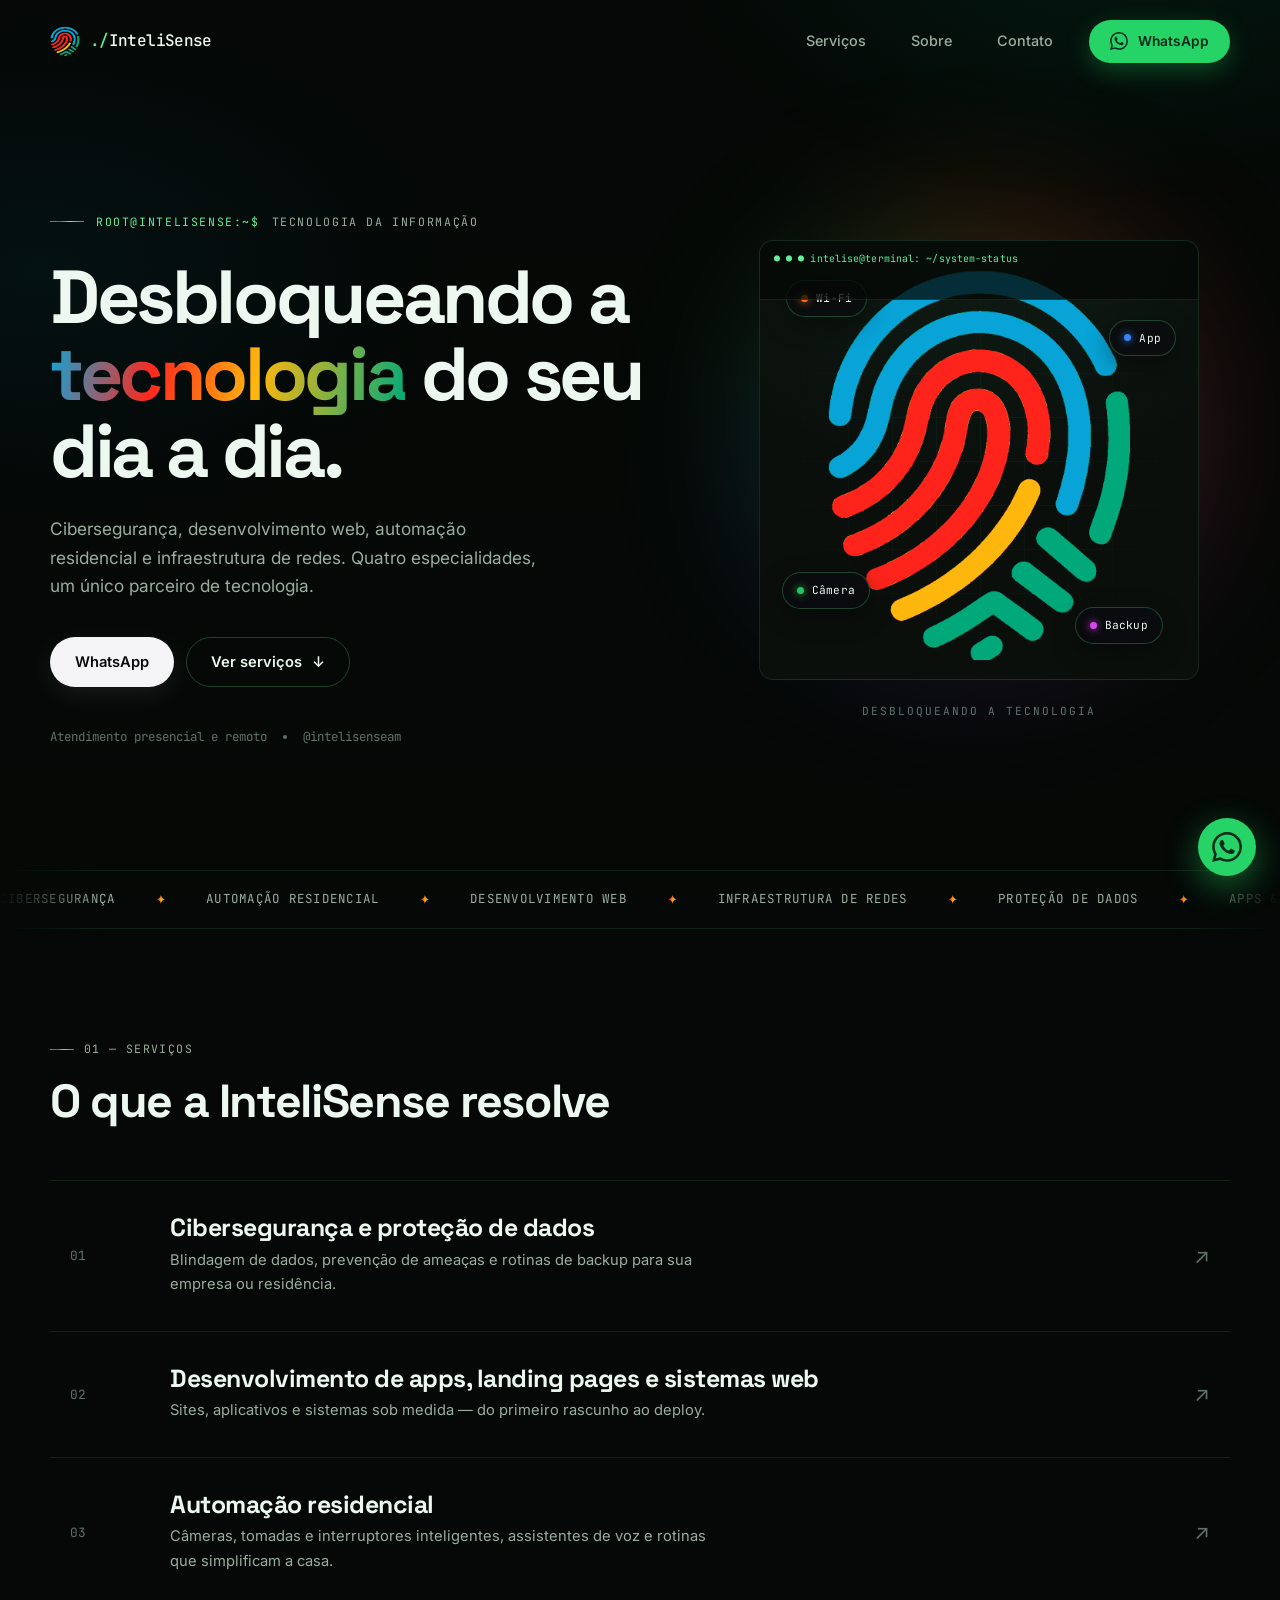
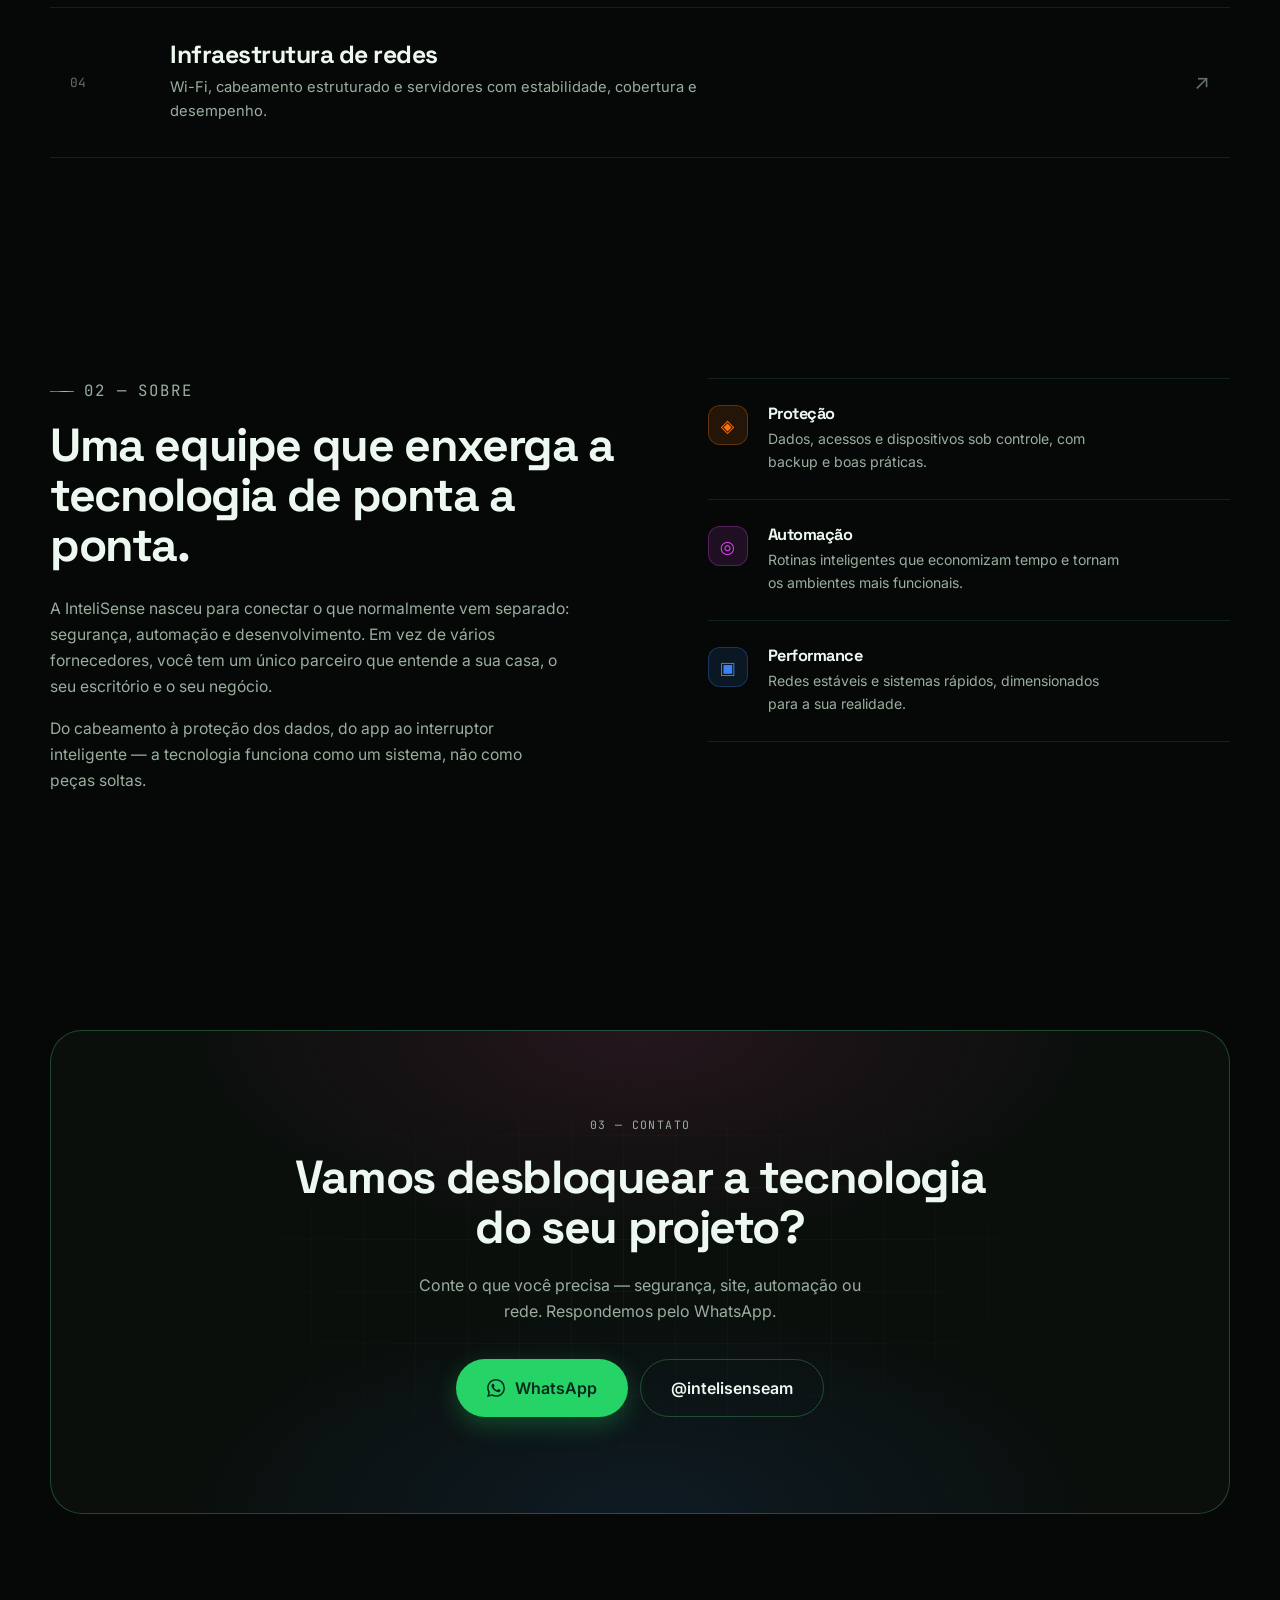
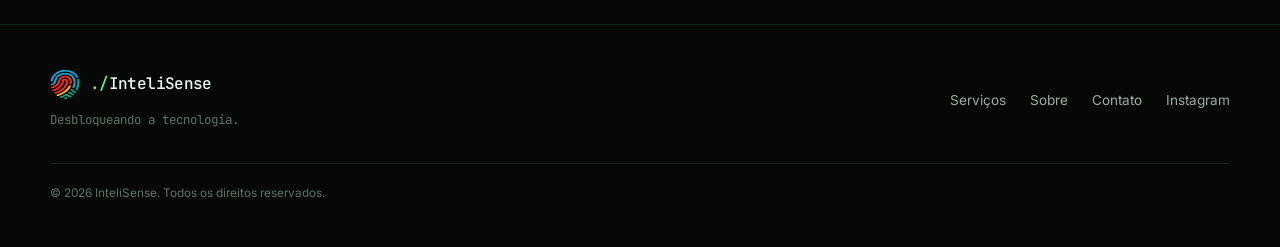
<file: index.html>
<!DOCTYPE html>
<html lang="pt-BR">
<head>
  <meta charset="UTF-8" />
  <meta name="viewport" content="width=device-width, initial-scale=1.0" />
  <title>InteliSense — Desbloqueando a tecnologia</title>
  <meta name="description" content="InteliSense: cibersegurança, desenvolvimento de apps e sistemas web, automação residencial e infraestrutura de redes. Desbloqueando a tecnologia." />
  <meta name="theme-color" content="#070709" />
  <link rel="canonical" href="https://intelise.lovable.app/" />
  <meta property="og:type" content="website" />
  <meta property="og:locale" content="pt_BR" />
  <meta property="og:title" content="InteliSense — Desbloqueando a tecnologia" />
  <meta property="og:description" content="Cibersegurança, desenvolvimento web, automação residencial e infraestrutura de redes." />
  <meta property="og:url" content="https://intelise.lovable.app/" />
  <meta name="twitter:card" content="summary" />
  <meta name="twitter:title" content="InteliSense — Desbloqueando a tecnologia" />
  <meta name="twitter:description" content="Cibersegurança, desenvolvimento web, automação residencial e infraestrutura de redes." />
  <link rel="icon" href="logo-oficial-transparente.png" type="image/png" />
  <link rel="preconnect" href="https://fonts.googleapis.com" />
  <link rel="preconnect" href="https://fonts.gstatic.com" crossorigin />
  <link href="https://fonts.googleapis.com/css2?family=Space+Grotesk:wght@500;600;700&family=Inter:wght@400;500;600&family=JetBrains+Mono:wght@400;500&display=swap" rel="stylesheet" />
  <link rel="stylesheet" href="style.css" />
  <script>document.documentElement.classList.add("js");</script>
</head>
<body id="top">
  <a class="skip-link" href="#conteudo">Pular para o conteúdo</a>
  <!-- Navbar -->
  <header class="nav" id="nav">
    <div class="shell nav-inner">
      <a href="#top" class="brand" aria-label="InteliSense — início">
        <img class="brand-mark" src="logo-oficial-transparente.png" alt="" />
        <span class="brand-text">InteliSense</span>
      </a>

      <nav class="nav-links" id="navLinks" aria-label="Navegação principal">
        <a href="#servicos">Serviços</a>
        <a href="#sobre">Sobre</a>
        <a href="#contato">Contato</a>
      </nav>

      <a href="https://wa.me/5592991841255" target="_blank" rel="noopener" class="btn btn-wa nav-cta">
        <svg class="wa-icon" viewBox="0 0 24 24" aria-hidden="true"><path fill="currentColor" d="M17.472 14.382c-.297-.149-1.758-.867-2.03-.967-.273-.099-.471-.148-.67.15-.197.297-.767.966-.94 1.164-.173.199-.347.223-.644.075-.297-.15-1.255-.463-2.39-1.475-.883-.788-1.48-1.761-1.653-2.059-.173-.297-.018-.458.13-.606.134-.133.298-.347.446-.52.149-.174.198-.298.298-.497.099-.198.05-.371-.025-.52-.075-.149-.669-1.612-.916-2.207-.242-.579-.487-.5-.669-.51-.173-.008-.371-.01-.57-.01-.198 0-.52.074-.792.372-.272.297-1.04 1.016-1.04 2.479 0 1.462 1.065 2.875 1.213 3.074.149.198 2.096 3.2 5.077 4.487.709.306 1.262.489 1.694.625.712.227 1.36.195 1.871.118.571-.085 1.758-.719 2.006-1.413.248-.694.248-1.289.173-1.413-.074-.124-.272-.198-.57-.347m-5.421 7.403h-.004a9.87 9.87 0 01-5.031-1.378l-.361-.214-3.741.982.998-3.648-.235-.374a9.86 9.86 0 01-1.51-5.26c.001-5.45 4.436-9.884 9.888-9.884 2.64 0 5.122 1.03 6.988 2.898a9.825 9.825 0 012.893 6.994c-.003 5.45-4.437 9.884-9.885 9.884m8.413-18.297A11.815 11.815 0 0012.05 0C5.495 0 .16 5.335.157 11.892c0 2.096.547 4.142 1.588 5.945L.057 24l6.305-1.654a11.882 11.882 0 005.683 1.448h.005c6.554 0 11.89-5.335 11.893-11.893a11.821 11.821 0 00-3.48-8.413z" /></svg>
        WhatsApp
      </a>

      <button class="menu-toggle" id="menuToggle" aria-label="Abrir menu" aria-controls="navLinks" aria-expanded="false">
        <span></span><span></span><span></span>
      </button>
    </div>
  </header>

  <main id="conteudo" tabindex="-1">
    <!-- Hero -->
    <section class="hero">
      <div class="shell hero-grid">
        <div class="hero-copy">
          <p class="kicker reveal">
            <span class="kicker-line"></span>
            <span class="terminal-prompt">root@intelisense:~$</span> tecnologia da informação
          </p>
          <h1 class="reveal">
            Desbloqueando a
            <span class="grad">tecnologia</span>
            do seu dia a dia.
          </h1>
          <p class="lede reveal">
            Cibersegurança, desenvolvimento web, automação residencial e
            infraestrutura de redes. Quatro especialidades, um único parceiro
            de tecnologia.
          </p>
          <div class="hero-actions reveal">
            <a href="https://wa.me/5592991841255" target="_blank" rel="noopener" class="btn btn-primary">
              WhatsApp
            </a>
            <a href="#servicos" class="btn btn-ghost">
              Ver serviços <span class="arrow">↓</span>
            </a>
          </div>
          <div class="hero-meta reveal">
            <span class="meta-item">Atendimento presencial e remoto</span>
            <span class="meta-sep"></span>
            <span class="meta-item">@intelisenseam</span>
          </div>
        </div>

        <div class="hero-art reveal" aria-hidden="true">
          <div class="fp-glow"></div>
          <div class="fp-frame">
            <div class="fp-grid"></div>
            <img class="fp-mark" src="logo-oficial-transparente.png" alt="" />
            <span class="chip chip-1"><i style="--c:#F97316"></i>Wi-Fi</span>
            <span class="chip chip-2"><i style="--c:#3B82F6"></i>App</span>
            <span class="chip chip-3"><i style="--c:#22C55E"></i>Câmera</span>
            <span class="chip chip-4"><i style="--c:#D946EF"></i>Backup</span>
          </div>
          <p class="fp-caption">desbloqueando a tecnologia</p>
        </div>
      </div>

      <!-- Marquee -->
      <div class="marquee" aria-hidden="true">
        <div class="marquee-track">
          <span>Cibersegurança</span><em>✦</em>
          <span>Automação residencial</span><em>✦</em>
          <span>Desenvolvimento web</span><em>✦</em>
          <span>Infraestrutura de redes</span><em>✦</em>
          <span>Proteção de dados</span><em>✦</em>
          <span>Apps & sistemas</span><em>✦</em>
          <span>Cibersegurança</span><em>✦</em>
          <span>Automação residencial</span><em>✦</em>
          <span>Desenvolvimento web</span><em>✦</em>
          <span>Infraestrutura de redes</span><em>✦</em>
          <span>Proteção de dados</span><em>✦</em>
          <span>Apps & sistemas</span><em>✦</em>
        </div>
      </div>
    </section>

    <!-- Serviços -->
    <section id="servicos" class="section">
      <div class="shell">
        <header class="sec-head reveal">
          <p class="label">01 — Serviços</p>
          <h2>O que a InteliSense resolve</h2>
        </header>

        <div class="services">
          <a href="https://wa.me/5592991841255?text=Olá%21%20Quero%20saber%20mais%20sobre%20cibersegurança%20e%20proteção%20de%20dados." target="_blank" rel="noopener" class="service reveal" style="--accent:#F97316">
            <span class="num">01</span>
            <div class="svc-body">
              <h3>Cibersegurança e proteção de dados</h3>
              <p>Blindagem de dados, prevenção de ameaças e rotinas de backup para sua empresa ou residência.</p>
            </div>
            <span class="svc-arrow">↗</span>
          </a>

          <a href="https://wa.me/5592991841255?text=Olá%21%20Quero%20saber%20mais%20sobre%20desenvolvimento%20de%20apps%2C%20landing%20pages%20ou%20sistemas%20web." target="_blank" rel="noopener" class="service reveal" style="--accent:#EC4899">
            <span class="num">02</span>
            <div class="svc-body">
              <h3>Desenvolvimento de apps, landing pages e sistemas web</h3>
              <p>Sites, aplicativos e sistemas sob medida — do primeiro rascunho ao deploy.</p>
            </div>
            <span class="svc-arrow">↗</span>
          </a>

          <a href="https://wa.me/5592991841255?text=Olá%21%20Quero%20saber%20mais%20sobre%20automação%20residencial." target="_blank" rel="noopener" class="service reveal" style="--accent:#A855F7">
            <span class="num">03</span>
            <div class="svc-body">
              <h3>Automação residencial</h3>
              <p>Câmeras, tomadas e interruptores inteligentes, assistentes de voz e rotinas que simplificam a casa.</p>
            </div>
            <span class="svc-arrow">↗</span>
          </a>

          <a href="https://wa.me/5592991841255?text=Olá%21%20Quero%20saber%20mais%20sobre%20infraestrutura%20de%20redes." target="_blank" rel="noopener" class="service reveal" style="--accent:#3B82F6">
            <span class="num">04</span>
            <div class="svc-body">
              <h3>Infraestrutura de redes</h3>
              <p>Wi-Fi, cabeamento estruturado e servidores com estabilidade, cobertura e desempenho.</p>
            </div>
            <span class="svc-arrow">↗</span>
          </a>
        </div>
      </div>
    </section>

    <!-- Sobre -->
    <section id="sobre" class="section">
      <div class="shell about-grid">
        <div class="about-copy">
          <p class="label reveal">02 — Sobre</p>
          <h2 class="reveal">Uma equipe que enxerga a tecnologia de ponta a ponta.</h2>
          <p class="reveal">
            A InteliSense nasceu para conectar o que normalmente vem separado:
            segurança, automação e desenvolvimento. Em vez de vários
            fornecedores, você tem um único parceiro que entende a sua casa,
            o seu escritório e o seu negócio.
          </p>
          <p class="reveal">
            Do cabeamento à proteção dos dados, do app ao interruptor
            inteligente — a tecnologia funciona como um sistema, não como
            peças soltas.
          </p>
        </div>

        <div class="pillars">
          <div class="pillar reveal">
            <span class="pillar-icon" style="--c:#F97316">◈</span>
            <div>
              <h4>Proteção</h4>
              <p>Dados, acessos e dispositivos sob controle, com backup e boas práticas.</p>
            </div>
          </div>
          <div class="pillar reveal">
            <span class="pillar-icon" style="--c:#D946EF">◎</span>
            <div>
              <h4>Automação</h4>
              <p>Rotinas inteligentes que economizam tempo e tornam os ambientes mais funcionais.</p>
            </div>
          </div>
          <div class="pillar reveal">
            <span class="pillar-icon" style="--c:#3B82F6">▣</span>
            <div>
              <h4>Performance</h4>
              <p>Redes estáveis e sistemas rápidos, dimensionados para a sua realidade.</p>
            </div>
          </div>
        </div>
      </div>
    </section>

    <!-- Contato -->
    <section id="contato" class="section">
      <div class="shell">
        <div class="contact-panel reveal">
          <p class="label">03 — Contato</p>
          <h2>Vamos desbloquear a tecnologia do seu projeto?</h2>
          <p class="contact-sub">
            Conte o que você precisa — segurança, site, automação ou rede.
            Respondemos pelo WhatsApp.
          </p>
          <div class="contact-actions">
            <a href="https://wa.me/5592991841255" target="_blank" rel="noopener" class="btn btn-wa btn-lg">
              <svg class="wa-icon" viewBox="0 0 24 24" aria-hidden="true"><path fill="currentColor" d="M17.472 14.382c-.297-.149-1.758-.867-2.03-.967-.273-.099-.471-.148-.67.15-.197.297-.767.966-.94 1.164-.173.199-.347.223-.644.075-.297-.15-1.255-.463-2.39-1.475-.883-.788-1.48-1.761-1.653-2.059-.173-.297-.018-.458.13-.606.134-.133.298-.347.446-.52.149-.174.198-.298.298-.497.099-.198.05-.371-.025-.52-.075-.149-.669-1.612-.916-2.207-.242-.579-.487-.5-.669-.51-.173-.008-.371-.01-.57-.01-.198 0-.52.074-.792.372-.272.297-1.04 1.016-1.04 2.479 0 1.462 1.065 2.875 1.213 3.074.149.198 2.096 3.2 5.077 4.487.709.306 1.262.489 1.694.625.712.227 1.36.195 1.871.118.571-.085 1.758-.719 2.006-1.413.248-.694.248-1.289.173-1.413-.074-.124-.272-.198-.57-.347m-5.421 7.403h-.004a9.87 9.87 0 01-5.031-1.378l-.361-.214-3.741.982.998-3.648-.235-.374a9.86 9.86 0 01-1.51-5.26c.001-5.45 4.436-9.884 9.888-9.884 2.64 0 5.122 1.03 6.988 2.898a9.825 9.825 0 012.893 6.994c-.003 5.45-4.437 9.884-9.885 9.884m8.413-18.297A11.815 11.815 0 0012.05 0C5.495 0 .16 5.335.157 11.892c0 2.096.547 4.142 1.588 5.945L.057 24l6.305-1.654a11.882 11.882 0 005.683 1.448h.005c6.554 0 11.89-5.335 11.893-11.893a11.821 11.821 0 00-3.48-8.413z" /></svg>
              WhatsApp
            </a>
            <a href="https://www.instagram.com/intelisenseam/" target="_blank" rel="noopener" class="btn btn-outline btn-lg">
              @intelisenseam
            </a>
          </div>
        </div>
      </div>
    </section>
  </main>

  <footer class="footer">
    <div class="shell footer-inner">
      <div class="footer-brand">
        <a href="#top" class="brand">
          <img class="brand-mark" src="logo-oficial-transparente.png" alt="" />
          <span class="brand-text">InteliSense</span>
        </a>
        <p>Desbloqueando a tecnologia.</p>
      </div>

      <nav class="footer-links" aria-label="Links do rodapé">
        <a href="#servicos">Serviços</a>
        <a href="#sobre">Sobre</a>
        <a href="#contato">Contato</a>
        <a href="https://www.instagram.com/intelisenseam/" target="_blank" rel="noopener">Instagram</a>
      </nav>

      <p class="footer-copy">© 2026 InteliSense. Todos os direitos reservados.</p>
    </div>
  </footer>

  <!-- Botão flutuante de WhatsApp -->
  <a href="https://wa.me/5592991841255" target="_blank" rel="noopener" class="wa-float" aria-label="Falar no WhatsApp">
    <svg class="wa-icon" viewBox="0 0 24 24" aria-hidden="true"><path fill="currentColor" d="M17.472 14.382c-.297-.149-1.758-.867-2.03-.967-.273-.099-.471-.148-.67.15-.197.297-.767.966-.94 1.164-.173.199-.347.223-.644.075-.297-.15-1.255-.463-2.39-1.475-.883-.788-1.48-1.761-1.653-2.059-.173-.297-.018-.458.13-.606.134-.133.298-.347.446-.52.149-.174.198-.298.298-.497.099-.198.05-.371-.025-.52-.075-.149-.669-1.612-.916-2.207-.242-.579-.487-.5-.669-.51-.173-.008-.371-.01-.57-.01-.198 0-.52.074-.792.372-.272.297-1.04 1.016-1.04 2.479 0 1.462 1.065 2.875 1.213 3.074.149.198 2.096 3.2 5.077 4.487.709.306 1.262.489 1.694.625.712.227 1.36.195 1.871.118.571-.085 1.758-.719 2.006-1.413.248-.694.248-1.289.173-1.413-.074-.124-.272-.198-.57-.347m-5.421 7.403h-.004a9.87 9.87 0 01-5.031-1.378l-.361-.214-3.741.982.998-3.648-.235-.374a9.86 9.86 0 01-1.51-5.26c.001-5.45 4.436-9.884 9.888-9.884 2.64 0 5.122 1.03 6.988 2.898a9.825 9.825 0 012.893 6.994c-.003 5.45-4.437 9.884-9.885 9.884m8.413-18.297A11.815 11.815 0 0012.05 0C5.495 0 .16 5.335.157 11.892c0 2.096.547 4.142 1.588 5.945L.057 24l6.305-1.654a11.882 11.882 0 005.683 1.448h.005c6.554 0 11.89-5.335 11.893-11.893a11.821 11.821 0 00-3.48-8.413z" /></svg>
  </a>

  <script src="script.js"></script>
</body>
</html>
</file>
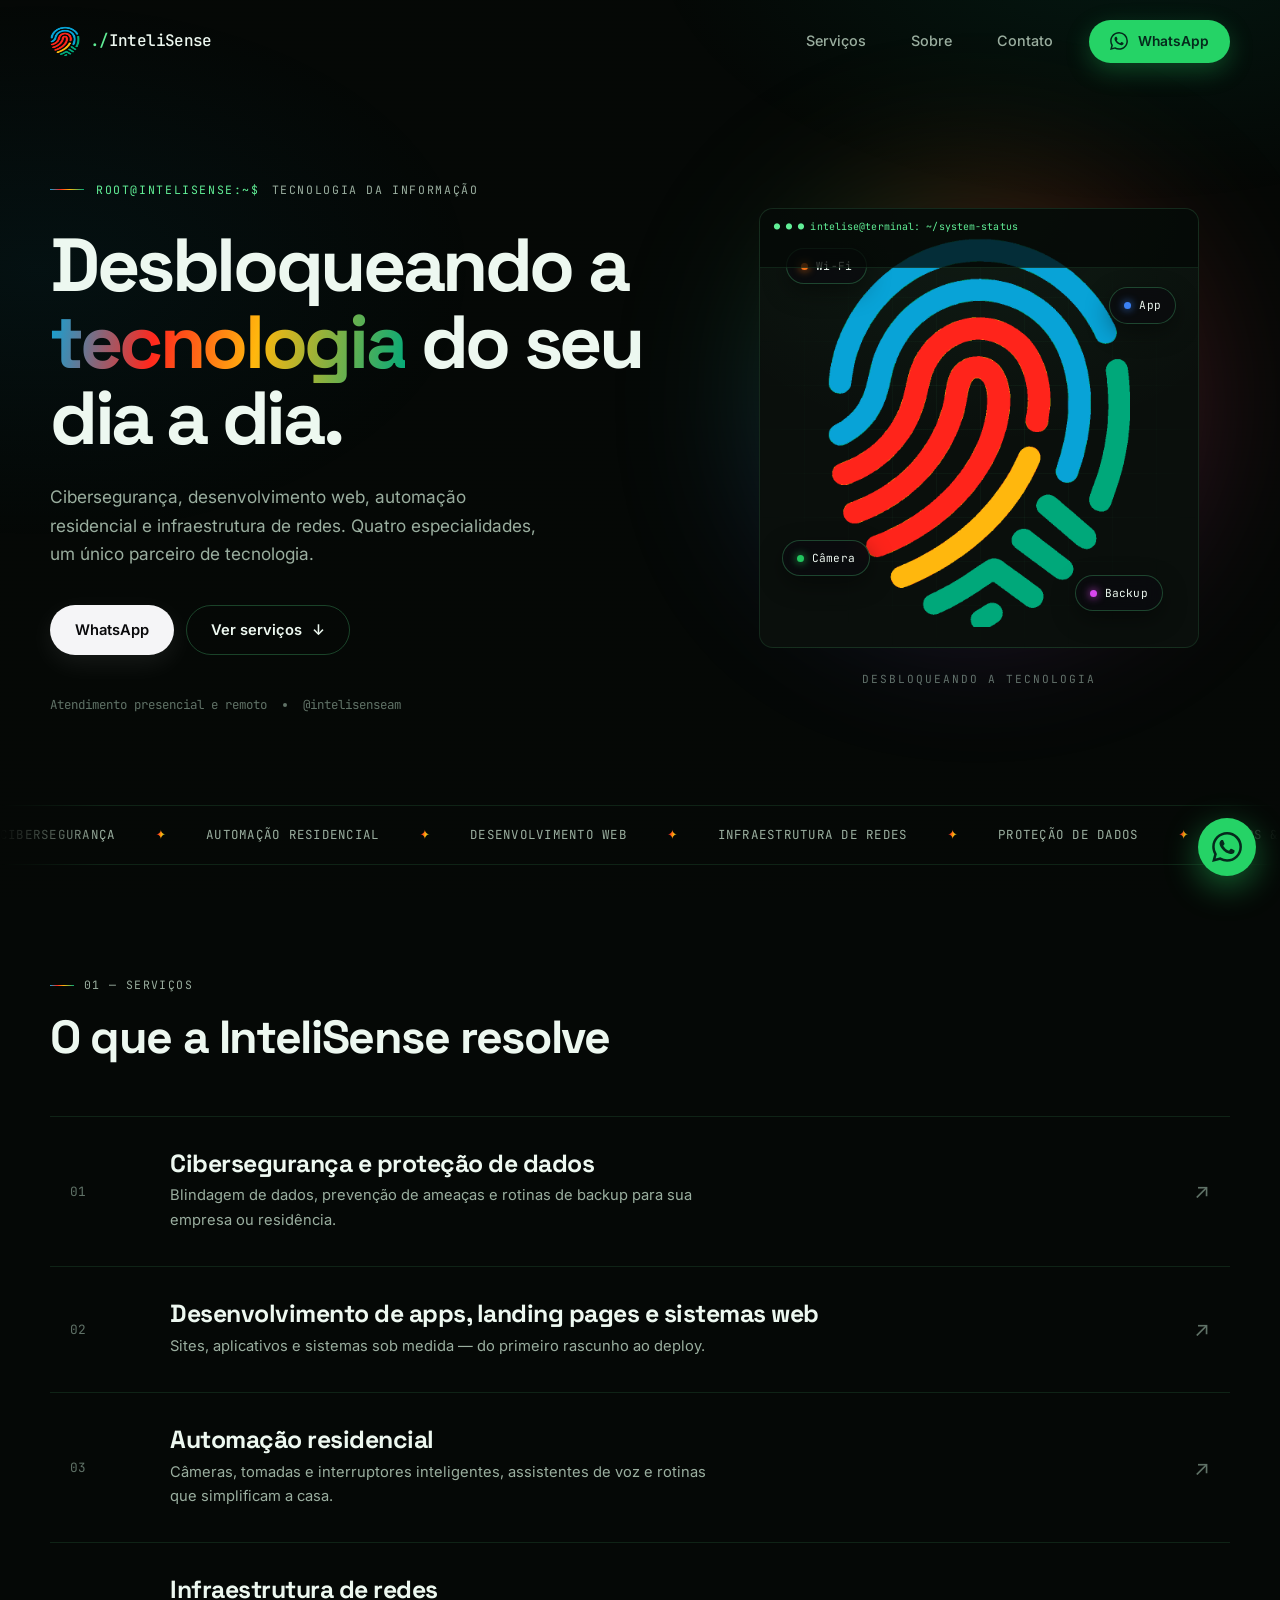
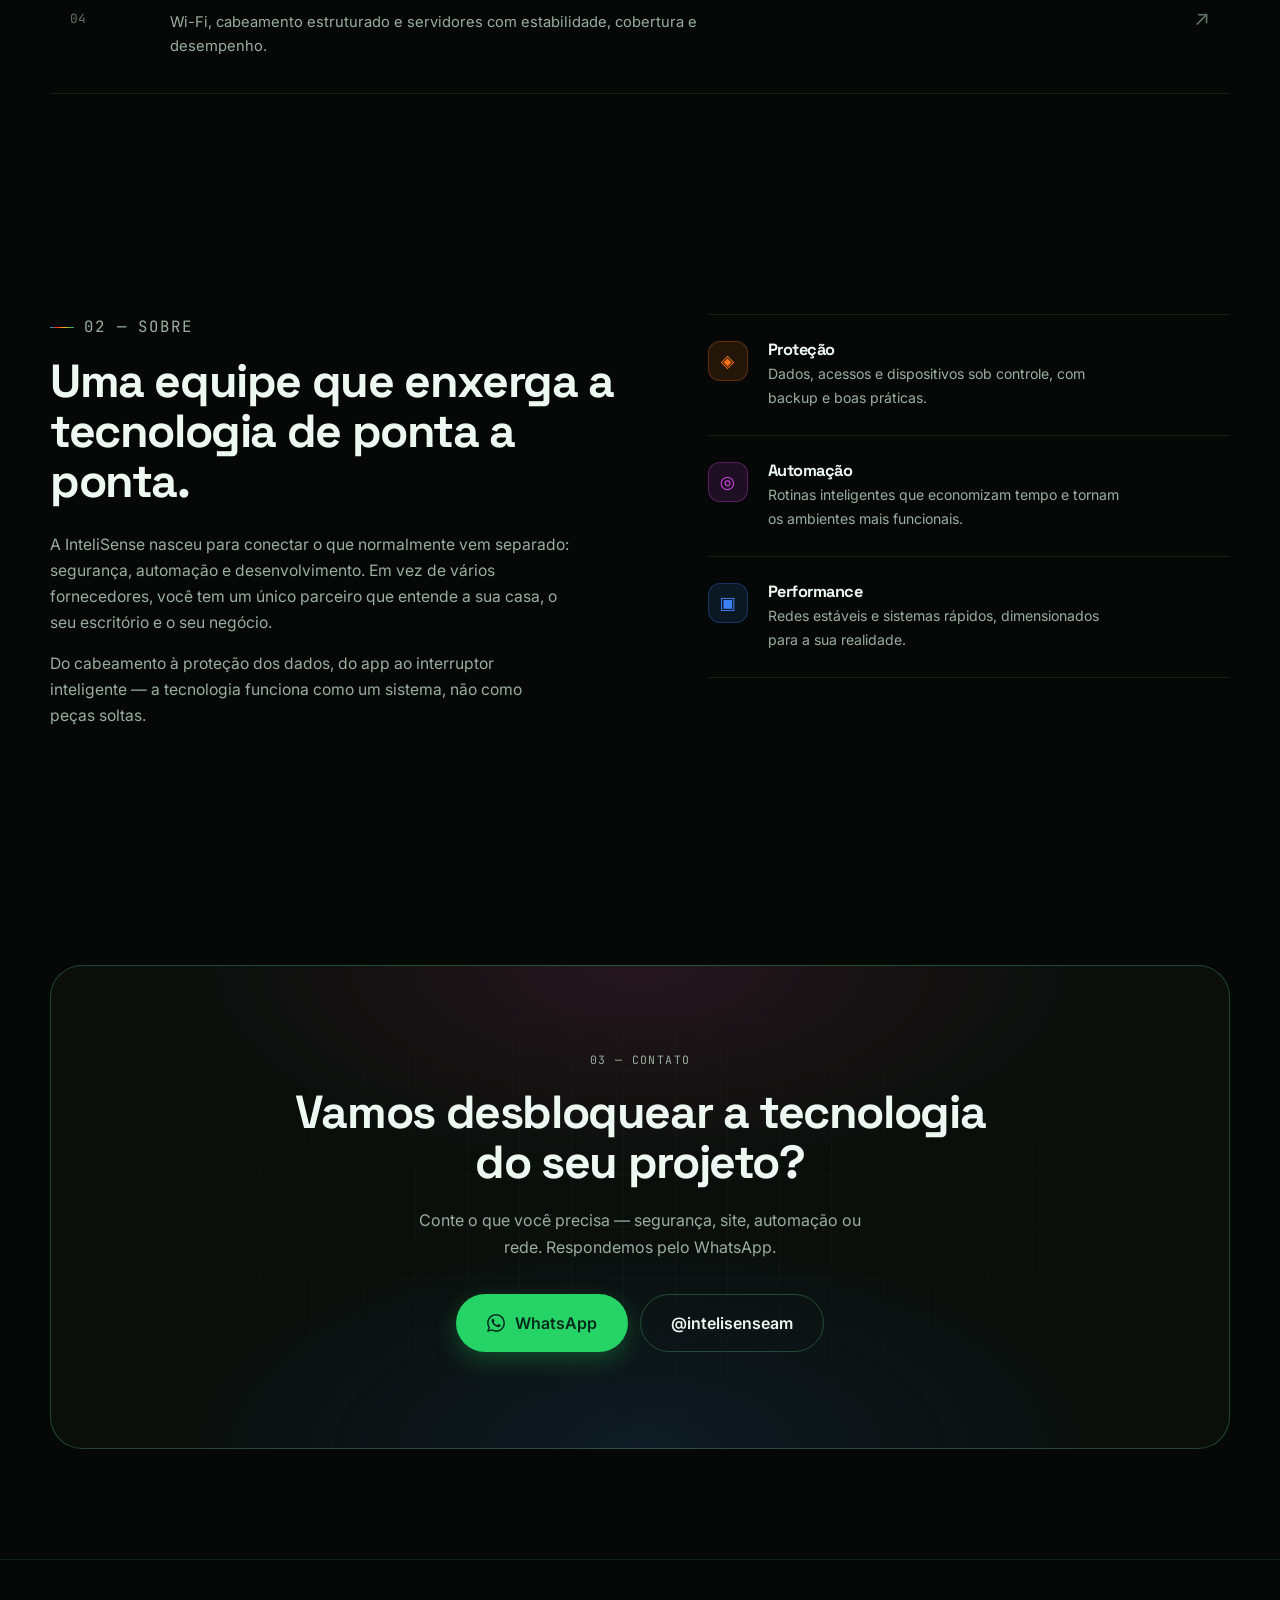
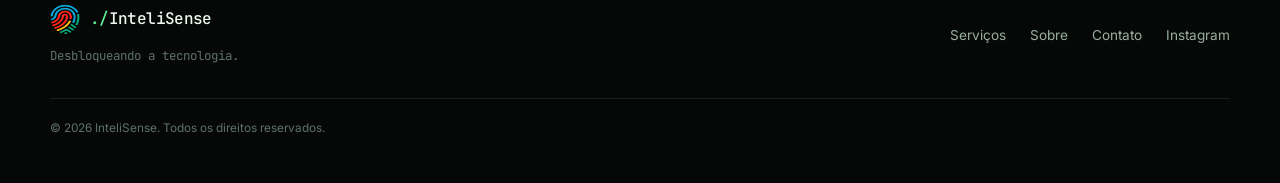
<file: preview.html>
<!DOCTYPE html>
<html lang="pt-BR">
<head>
  <meta charset="UTF-8" />
  <meta name="viewport" content="width=device-width, initial-scale=1.0" />
  <title>InteliSense — Desbloqueando a tecnologia</title>
  <meta name="description" content="InteliSense: cibersegurança, desenvolvimento de apps e sistemas web, automação residencial e infraestrutura de redes. Desbloqueando a tecnologia." />
  <meta name="robots" content="noindex, nofollow" />
  <meta name="theme-color" content="#070709" />
  <link rel="canonical" href="https://intelise.lovable.app/" />
  <meta property="og:type" content="website" />
  <meta property="og:locale" content="pt_BR" />
  <meta property="og:title" content="InteliSense — Desbloqueando a tecnologia" />
  <meta property="og:description" content="Cibersegurança, desenvolvimento web, automação residencial e infraestrutura de redes." />
  <meta property="og:url" content="https://intelise.lovable.app/" />
  <meta name="twitter:card" content="summary" />
  <meta name="twitter:title" content="InteliSense — Desbloqueando a tecnologia" />
  <meta name="twitter:description" content="Cibersegurança, desenvolvimento web, automação residencial e infraestrutura de redes." />
  <link rel="icon" href="logo-oficial-transparente.png" type="image/png" />
  <link rel="preconnect" href="https://fonts.googleapis.com" />
  <link rel="preconnect" href="https://fonts.gstatic.com" crossorigin />
  <link href="https://fonts.googleapis.com/css2?family=Space+Grotesk:wght@500;600;700&family=Inter:wght@400;500;600&family=JetBrains+Mono:wght@400;500&display=swap" rel="stylesheet" />
  <link rel="stylesheet" href="style.css" />
  <script>document.documentElement.classList.add("js");</script>
  <!-- Arquivo de prévia: mantém o conteúdo visível e a hero compacta. -->
  <style>.hero-grid{min-height:auto!important}.js .reveal{opacity:1!important;transform:none!important}</style>
</head>
<body id="top">
  <a class="skip-link" href="#conteudo">Pular para o conteúdo</a>
  <!-- Navbar -->
  <header class="nav" id="nav">
    <div class="shell nav-inner">
      <a href="#top" class="brand" aria-label="InteliSense — início">
        <img class="brand-mark" src="logo-oficial-transparente.png" alt="" />
        <span class="brand-text">InteliSense</span>
      </a>

      <nav class="nav-links" id="navLinks" aria-label="Navegação principal">
        <a href="#servicos">Serviços</a>
        <a href="#sobre">Sobre</a>
        <a href="#contato">Contato</a>
      </nav>

      <a href="https://wa.me/5592991841255" target="_blank" rel="noopener" class="btn btn-wa nav-cta">
        <svg class="wa-icon" viewBox="0 0 24 24" aria-hidden="true"><path fill="currentColor" d="M17.472 14.382c-.297-.149-1.758-.867-2.03-.967-.273-.099-.471-.148-.67.15-.197.297-.767.966-.94 1.164-.173.199-.347.223-.644.075-.297-.15-1.255-.463-2.39-1.475-.883-.788-1.48-1.761-1.653-2.059-.173-.297-.018-.458.13-.606.134-.133.298-.347.446-.52.149-.174.198-.298.298-.497.099-.198.05-.371-.025-.52-.075-.149-.669-1.612-.916-2.207-.242-.579-.487-.5-.669-.51-.173-.008-.371-.01-.57-.01-.198 0-.52.074-.792.372-.272.297-1.04 1.016-1.04 2.479 0 1.462 1.065 2.875 1.213 3.074.149.198 2.096 3.2 5.077 4.487.709.306 1.262.489 1.694.625.712.227 1.36.195 1.871.118.571-.085 1.758-.719 2.006-1.413.248-.694.248-1.289.173-1.413-.074-.124-.272-.198-.57-.347m-5.421 7.403h-.004a9.87 9.87 0 01-5.031-1.378l-.361-.214-3.741.982.998-3.648-.235-.374a9.86 9.86 0 01-1.51-5.26c.001-5.45 4.436-9.884 9.888-9.884 2.64 0 5.122 1.03 6.988 2.898a9.825 9.825 0 012.893 6.994c-.003 5.45-4.437 9.884-9.885 9.884m8.413-18.297A11.815 11.815 0 0012.05 0C5.495 0 .16 5.335.157 11.892c0 2.096.547 4.142 1.588 5.945L.057 24l6.305-1.654a11.882 11.882 0 005.683 1.448h.005c6.554 0 11.89-5.335 11.893-11.893a11.821 11.821 0 00-3.48-8.413z" /></svg>
        WhatsApp
      </a>

      <button class="menu-toggle" id="menuToggle" aria-label="Abrir menu" aria-controls="navLinks" aria-expanded="false">
        <span></span><span></span><span></span>
      </button>
    </div>
  </header>

  <main id="conteudo" tabindex="-1">
    <!-- Hero -->
    <section class="hero">
      <div class="shell hero-grid">
        <div class="hero-copy">
          <p class="kicker reveal">
            <span class="kicker-line"></span>
            <span class="terminal-prompt">root@intelisense:~$</span> tecnologia da informação
          </p>
          <h1 class="reveal">
            Desbloqueando a
            <span class="grad">tecnologia</span>
            do seu dia a dia.
          </h1>
          <p class="lede reveal">
            Cibersegurança, desenvolvimento web, automação residencial e
            infraestrutura de redes. Quatro especialidades, um único parceiro
            de tecnologia.
          </p>
          <div class="hero-actions reveal">
            <a href="https://wa.me/5592991841255" target="_blank" rel="noopener" class="btn btn-primary">
              WhatsApp
            </a>
            <a href="#servicos" class="btn btn-ghost">
              Ver serviços <span class="arrow">↓</span>
            </a>
          </div>
          <div class="hero-meta reveal">
            <span class="meta-item">Atendimento presencial e remoto</span>
            <span class="meta-sep"></span>
            <span class="meta-item">@intelisenseam</span>
          </div>
        </div>

        <div class="hero-art reveal" aria-hidden="true">
          <div class="fp-glow"></div>
          <div class="fp-frame">
            <div class="fp-grid"></div>
            <img class="fp-mark" src="logo-oficial-transparente.png" alt="" />
            <span class="chip chip-1"><i style="--c:#F97316"></i>Wi-Fi</span>
            <span class="chip chip-2"><i style="--c:#3B82F6"></i>App</span>
            <span class="chip chip-3"><i style="--c:#22C55E"></i>Câmera</span>
            <span class="chip chip-4"><i style="--c:#D946EF"></i>Backup</span>
          </div>
          <p class="fp-caption">desbloqueando a tecnologia</p>
        </div>
      </div>

      <!-- Marquee -->
      <div class="marquee" aria-hidden="true">
        <div class="marquee-track">
          <span>Cibersegurança</span><em>✦</em>
          <span>Automação residencial</span><em>✦</em>
          <span>Desenvolvimento web</span><em>✦</em>
          <span>Infraestrutura de redes</span><em>✦</em>
          <span>Proteção de dados</span><em>✦</em>
          <span>Apps & sistemas</span><em>✦</em>
          <span>Cibersegurança</span><em>✦</em>
          <span>Automação residencial</span><em>✦</em>
          <span>Desenvolvimento web</span><em>✦</em>
          <span>Infraestrutura de redes</span><em>✦</em>
          <span>Proteção de dados</span><em>✦</em>
          <span>Apps & sistemas</span><em>✦</em>
        </div>
      </div>
    </section>

    <!-- Serviços -->
    <section id="servicos" class="section">
      <div class="shell">
        <header class="sec-head reveal">
          <p class="label">01 — Serviços</p>
          <h2>O que a InteliSense resolve</h2>
        </header>

        <div class="services">
          <a href="https://wa.me/5592991841255?text=Olá%21%20Quero%20saber%20mais%20sobre%20cibersegurança%20e%20proteção%20de%20dados." target="_blank" rel="noopener" class="service reveal" style="--accent:#F97316">
            <span class="num">01</span>
            <div class="svc-body">
              <h3>Cibersegurança e proteção de dados</h3>
              <p>Blindagem de dados, prevenção de ameaças e rotinas de backup para sua empresa ou residência.</p>
            </div>
            <span class="svc-arrow">↗</span>
          </a>

          <a href="https://wa.me/5592991841255?text=Olá%21%20Quero%20saber%20mais%20sobre%20desenvolvimento%20de%20apps%2C%20landing%20pages%20ou%20sistemas%20web." target="_blank" rel="noopener" class="service reveal" style="--accent:#EC4899">
            <span class="num">02</span>
            <div class="svc-body">
              <h3>Desenvolvimento de apps, landing pages e sistemas web</h3>
              <p>Sites, aplicativos e sistemas sob medida — do primeiro rascunho ao deploy.</p>
            </div>
            <span class="svc-arrow">↗</span>
          </a>

          <a href="https://wa.me/5592991841255?text=Olá%21%20Quero%20saber%20mais%20sobre%20automação%20residencial." target="_blank" rel="noopener" class="service reveal" style="--accent:#A855F7">
            <span class="num">03</span>
            <div class="svc-body">
              <h3>Automação residencial</h3>
              <p>Câmeras, tomadas e interruptores inteligentes, assistentes de voz e rotinas que simplificam a casa.</p>
            </div>
            <span class="svc-arrow">↗</span>
          </a>

          <a href="https://wa.me/5592991841255?text=Olá%21%20Quero%20saber%20mais%20sobre%20infraestrutura%20de%20redes." target="_blank" rel="noopener" class="service reveal" style="--accent:#3B82F6">
            <span class="num">04</span>
            <div class="svc-body">
              <h3>Infraestrutura de redes</h3>
              <p>Wi-Fi, cabeamento estruturado e servidores com estabilidade, cobertura e desempenho.</p>
            </div>
            <span class="svc-arrow">↗</span>
          </a>
        </div>
      </div>
    </section>

    <!-- Sobre -->
    <section id="sobre" class="section">
      <div class="shell about-grid">
        <div class="about-copy">
          <p class="label reveal">02 — Sobre</p>
          <h2 class="reveal">Uma equipe que enxerga a tecnologia de ponta a ponta.</h2>
          <p class="reveal">
            A InteliSense nasceu para conectar o que normalmente vem separado:
            segurança, automação e desenvolvimento. Em vez de vários
            fornecedores, você tem um único parceiro que entende a sua casa,
            o seu escritório e o seu negócio.
          </p>
          <p class="reveal">
            Do cabeamento à proteção dos dados, do app ao interruptor
            inteligente — a tecnologia funciona como um sistema, não como
            peças soltas.
          </p>
        </div>

        <div class="pillars">
          <div class="pillar reveal">
            <span class="pillar-icon" style="--c:#F97316">◈</span>
            <div>
              <h4>Proteção</h4>
              <p>Dados, acessos e dispositivos sob controle, com backup e boas práticas.</p>
            </div>
          </div>
          <div class="pillar reveal">
            <span class="pillar-icon" style="--c:#D946EF">◎</span>
            <div>
              <h4>Automação</h4>
              <p>Rotinas inteligentes que economizam tempo e tornam os ambientes mais funcionais.</p>
            </div>
          </div>
          <div class="pillar reveal">
            <span class="pillar-icon" style="--c:#3B82F6">▣</span>
            <div>
              <h4>Performance</h4>
              <p>Redes estáveis e sistemas rápidos, dimensionados para a sua realidade.</p>
            </div>
          </div>
        </div>
      </div>
    </section>

    <!-- Contato -->
    <section id="contato" class="section">
      <div class="shell">
        <div class="contact-panel reveal">
          <p class="label">03 — Contato</p>
          <h2>Vamos desbloquear a tecnologia do seu projeto?</h2>
          <p class="contact-sub">
            Conte o que você precisa — segurança, site, automação ou rede.
            Respondemos pelo WhatsApp.
          </p>
          <div class="contact-actions">
            <a href="https://wa.me/5592991841255" target="_blank" rel="noopener" class="btn btn-wa btn-lg">
              <svg class="wa-icon" viewBox="0 0 24 24" aria-hidden="true"><path fill="currentColor" d="M17.472 14.382c-.297-.149-1.758-.867-2.03-.967-.273-.099-.471-.148-.67.15-.197.297-.767.966-.94 1.164-.173.199-.347.223-.644.075-.297-.15-1.255-.463-2.39-1.475-.883-.788-1.48-1.761-1.653-2.059-.173-.297-.018-.458.13-.606.134-.133.298-.347.446-.52.149-.174.198-.298.298-.497.099-.198.05-.371-.025-.52-.075-.149-.669-1.612-.916-2.207-.242-.579-.487-.5-.669-.51-.173-.008-.371-.01-.57-.01-.198 0-.52.074-.792.372-.272.297-1.04 1.016-1.04 2.479 0 1.462 1.065 2.875 1.213 3.074.149.198 2.096 3.2 5.077 4.487.709.306 1.262.489 1.694.625.712.227 1.36.195 1.871.118.571-.085 1.758-.719 2.006-1.413.248-.694.248-1.289.173-1.413-.074-.124-.272-.198-.57-.347m-5.421 7.403h-.004a9.87 9.87 0 01-5.031-1.378l-.361-.214-3.741.982.998-3.648-.235-.374a9.86 9.86 0 01-1.51-5.26c.001-5.45 4.436-9.884 9.888-9.884 2.64 0 5.122 1.03 6.988 2.898a9.825 9.825 0 012.893 6.994c-.003 5.45-4.437 9.884-9.885 9.884m8.413-18.297A11.815 11.815 0 0012.05 0C5.495 0 .16 5.335.157 11.892c0 2.096.547 4.142 1.588 5.945L.057 24l6.305-1.654a11.882 11.882 0 005.683 1.448h.005c6.554 0 11.89-5.335 11.893-11.893a11.821 11.821 0 00-3.48-8.413z" /></svg>
              WhatsApp
            </a>
            <a href="https://www.instagram.com/intelisenseam/" target="_blank" rel="noopener" class="btn btn-outline btn-lg">
              @intelisenseam
            </a>
          </div>
        </div>
      </div>
    </section>
  </main>

  <footer class="footer">
    <div class="shell footer-inner">
      <div class="footer-brand">
        <a href="#top" class="brand">
          <img class="brand-mark" src="logo-oficial-transparente.png" alt="" />
          <span class="brand-text">InteliSense</span>
        </a>
        <p>Desbloqueando a tecnologia.</p>
      </div>

      <nav class="footer-links" aria-label="Links do rodapé">
        <a href="#servicos">Serviços</a>
        <a href="#sobre">Sobre</a>
        <a href="#contato">Contato</a>
        <a href="https://www.instagram.com/intelisenseam/" target="_blank" rel="noopener">Instagram</a>
      </nav>

      <p class="footer-copy">© 2026 InteliSense. Todos os direitos reservados.</p>
    </div>
  </footer>

  <!-- Botão flutuante de WhatsApp -->
  <a href="https://wa.me/5592991841255" target="_blank" rel="noopener" class="wa-float" aria-label="Falar no WhatsApp">
    <svg class="wa-icon" viewBox="0 0 24 24" aria-hidden="true"><path fill="currentColor" d="M17.472 14.382c-.297-.149-1.758-.867-2.03-.967-.273-.099-.471-.148-.67.15-.197.297-.767.966-.94 1.164-.173.199-.347.223-.644.075-.297-.15-1.255-.463-2.39-1.475-.883-.788-1.48-1.761-1.653-2.059-.173-.297-.018-.458.13-.606.134-.133.298-.347.446-.52.149-.174.198-.298.298-.497.099-.198.05-.371-.025-.52-.075-.149-.669-1.612-.916-2.207-.242-.579-.487-.5-.669-.51-.173-.008-.371-.01-.57-.01-.198 0-.52.074-.792.372-.272.297-1.04 1.016-1.04 2.479 0 1.462 1.065 2.875 1.213 3.074.149.198 2.096 3.2 5.077 4.487.709.306 1.262.489 1.694.625.712.227 1.36.195 1.871.118.571-.085 1.758-.719 2.006-1.413.248-.694.248-1.289.173-1.413-.074-.124-.272-.198-.57-.347m-5.421 7.403h-.004a9.87 9.87 0 01-5.031-1.378l-.361-.214-3.741.982.998-3.648-.235-.374a9.86 9.86 0 01-1.51-5.26c.001-5.45 4.436-9.884 9.888-9.884 2.64 0 5.122 1.03 6.988 2.898a9.825 9.825 0 012.893 6.994c-.003 5.45-4.437 9.884-9.885 9.884m8.413-18.297A11.815 11.815 0 0012.05 0C5.495 0 .16 5.335.157 11.892c0 2.096.547 4.142 1.588 5.945L.057 24l6.305-1.654a11.882 11.882 0 005.683 1.448h.005c6.554 0 11.89-5.335 11.893-11.893a11.821 11.821 0 00-3.48-8.413z" /></svg>
  </a>

  <script src="script.js"></script>
</body>
</html>
</file>
<file: style.css>
/* ==========================================================
   InteliSense — Desbloqueando a tecnologia
   Identidade: escuro, tipografia editorial, gradiente da marca
   ========================================================== */

:root {
  --bg: #050806;
  --surface: #0a0f0c;
  --surface-2: #0e1511;
  --line: rgba(99, 255, 155, 0.11);
  --line-strong: rgba(99, 255, 155, 0.24);
  --text: #edf8f0;
  --muted: #9aae9f;
  --muted-2: #607267;
  --orange: #f97316;
  --red: #ef4444;
  --magenta: #ec4899;
  --violet: #a855f7;
  --blue: #3b82f6;
  --green: #22c55e;
  --brand: linear-gradient(100deg, #09a8dc 0%, #ff281d 30%, #ffb70d 58%, #00aa7b 100%);
  --terminal: #61ee96;
  --shell: 1180px;
  --ease: cubic-bezier(0.22, 1, 0.36, 1);
  --font-head: "Space Grotesk", system-ui, sans-serif;
  --font-body: "Inter", system-ui, -apple-system, sans-serif;
  --font-mono: "JetBrains Mono", ui-monospace, monospace;
}

* { margin: 0; padding: 0; box-sizing: border-box; }

html {
  scroll-behavior: smooth;
  scroll-padding-top: 96px;
}

body {
  background: var(--bg);
  color: var(--text);
  font-family: var(--font-body);
  line-height: 1.65;
  -webkit-font-smoothing: antialiased;
  overflow-x: hidden;
}

/* fundo com textura sutil */
body::before {
  content: "";
  position: fixed;
  inset: 0;
  z-index: -1;
  pointer-events: none;
  background:
    radial-gradient(800px 460px at 88% -8%, rgba(0, 170, 123, 0.10), transparent 60%),
    radial-gradient(680px 420px at 3% 30%, rgba(9, 168, 220, 0.06), transparent 65%);
}

body::after {
  content: "";
  position: fixed;
  inset: 0;
  z-index: -1;
  pointer-events: none;
  opacity: 0.16;
  background: repeating-linear-gradient(0deg, transparent 0 3px, rgba(97, 238, 150, 0.035) 3px 4px);
}

a { color: inherit; text-decoration: none; }
ul { list-style: none; }
img, svg { display: block; max-width: 100%; }

:focus-visible {
  outline: 3px solid #ffffff;
  outline-offset: 4px;
}

.skip-link {
  position: fixed;
  top: 12px;
  left: 12px;
  z-index: 200;
  padding: 10px 14px;
  border-radius: 8px;
  background: #ffffff;
  color: #070709;
  font-weight: 700;
  transform: translateY(-160%);
  transition: transform 0.2s var(--ease);
}

.skip-link:focus { transform: translateY(0); }

.shell {
  width: min(100% - 48px, var(--shell));
  margin-inline: auto;
}

/* ---------- Tipografia ---------- */
h1, h2, h3, h4 {
  font-family: var(--font-head);
  font-weight: 700;
  letter-spacing: -0.03em;
  line-height: 1.08;
}

h1 {
  font-size: clamp(2.7rem, 6vw, 4.7rem);
  letter-spacing: -0.045em;
  line-height: 1.02;
  margin-bottom: 26px;
}

h2 {
  font-size: clamp(1.9rem, 3.8vw, 2.9rem);
  margin-bottom: 20px;
  max-width: 22ch;
}

.grad {
  background: var(--brand);
  -webkit-background-clip: text;
  background-clip: text;
  color: transparent;
}

.label {
  font-family: var(--font-mono);
  font-size: 0.72rem;
  letter-spacing: 0.12em;
  text-transform: uppercase;
  color: var(--muted);
  margin-bottom: 18px;
}

.label::before {
  content: "";
  display: inline-block;
  width: 24px;
  height: 1px;
  background: var(--brand);
  vertical-align: middle;
  margin-right: 10px;
}

/* ---------- Botões ---------- */
.btn {
  display: inline-flex;
  align-items: center;
  justify-content: center;
  gap: 10px;
  font-family: var(--font-body);
  font-size: 0.92rem;
  font-weight: 600;
  padding: 12px 24px;
  border-radius: 999px;
  border: 1px solid transparent;
  cursor: pointer;
  transition: transform 0.25s var(--ease), background 0.25s, border-color 0.25s, color 0.25s, box-shadow 0.25s;
  white-space: nowrap;
}

.btn:hover { transform: translateY(-2px); }
.btn:active { transform: translateY(0); }

.btn-primary {
  background: #f5f5f7;
  color: #0a0a0c;
  box-shadow: 0 8px 26px rgba(255, 255, 255, 0.08);
}

.btn-primary:hover {
  background: #ffffff;
  box-shadow: 0 12px 34px rgba(255, 255, 255, 0.14);
}

.btn-ghost {
  background: transparent;
  color: var(--text);
  border-color: var(--line-strong);
}

.btn-ghost:hover {
  background: rgba(255, 255, 255, 0.05);
  border-color: rgba(255, 255, 255, 0.3);
}

.btn-outline {
  background: transparent;
  color: var(--text);
  border-color: var(--line-strong);
}

.btn-outline:hover { background: rgba(255, 255, 255, 0.05); }

/* WhatsApp */
.btn-wa {
  background: #25d366;
  color: #05291c;
  box-shadow: 0 8px 24px rgba(37, 211, 102, 0.28);
}

.btn-wa:hover {
  background: #2ee372;
  box-shadow: 0 12px 32px rgba(37, 211, 102, 0.38);
}

.wa-icon {
  width: 18px;
  height: 18px;
  flex-shrink: 0;
}

.wa-float {
  position: fixed;
  right: 24px;
  bottom: 24px;
  z-index: 90;
  width: 58px;
  height: 58px;
  border-radius: 50%;
  display: grid;
  place-items: center;
  background: #25d366;
  color: #05291c;
  box-shadow: 0 10px 34px rgba(37, 211, 102, 0.45);
  transition: transform 0.25s var(--ease), box-shadow 0.25s;
}

.wa-float:hover {
  transform: scale(1.07) translateY(-2px);
  box-shadow: 0 14px 40px rgba(37, 211, 102, 0.55);
}

.wa-float .wa-icon {
  width: 30px;
  height: 30px;
}

.btn-lg { padding: 15px 30px; font-size: 1rem; }

.arrow { transition: transform 0.25s var(--ease); }
.btn:hover .arrow { transform: translateY(3px); }

/* ---------- Navbar ---------- */
.nav {
  position: fixed;
  top: 0;
  left: 0;
  right: 0;
  z-index: 100;
  padding: 20px 0;
  transition: padding 0.3s var(--ease), background 0.3s, border-color 0.3s;
  border-bottom: 1px solid transparent;
}

.nav.scrolled {
  padding: 12px 0;
  background: rgba(7, 7, 9, 0.78);
  backdrop-filter: blur(18px);
  -webkit-backdrop-filter: blur(18px);
  border-bottom-color: var(--line);
}

.nav-inner {
  display: flex;
  align-items: center;
  gap: 36px;
}

.brand {
  display: inline-flex;
  align-items: center;
  gap: 10px;
  flex-shrink: 0;
}

.brand-mark { width: 30px; height: 30px; }

.brand-text {
  font-family: var(--font-mono);
  font-size: 1rem;
  font-weight: 500;
  letter-spacing: -0.04em;
  color: var(--text);
}

.brand-text::before { content: "./"; color: var(--terminal); }

.nav-links {
  display: flex;
  gap: 30px;
  margin-left: auto;
  font-size: 0.9rem;
  font-weight: 500;
}

.nav-links a {
  color: var(--muted);
  transition: color 0.2s;
  position: relative;
}

.nav-links a:hover { color: var(--text); }

.nav-links a::before { content: "~/"; color: var(--terminal); opacity: 0; transition: opacity 0.2s; }
.nav-links a:hover::before { opacity: 1; }

.nav-cta { padding: 9px 20px; font-size: 0.86rem; }

.menu-toggle {
  display: none;
  flex-direction: column;
  gap: 5px;
  background: none;
  border: 0;
  padding: 8px;
  cursor: pointer;
  margin-left: auto;
}

.menu-toggle span {
  width: 22px;
  height: 2px;
  background: var(--text);
  border-radius: 2px;
  transition: transform 0.3s, opacity 0.3s;
}

/* ---------- Hero ---------- */
.hero { padding-top: 60px; }

.hero-grid {
  display: grid;
  grid-template-columns: 1.1fr 0.9fr;
  gap: 64px;
  align-items: center;
  padding-block: 120px 90px;
  min-height: min(90vh, 900px);
}

.kicker {
  display: flex;
  align-items: center;
  gap: 12px;
  font-family: var(--font-mono);
  font-size: 0.72rem;
  letter-spacing: 0.14em;
  text-transform: uppercase;
  color: var(--muted);
  margin-bottom: 28px;
}

.terminal-prompt { color: var(--terminal); }

.kicker-line {
  width: 34px;
  height: 1px;
  background: var(--brand);
}

.lede {
  font-size: 1.08rem;
  color: var(--muted);
  max-width: 46ch;
  margin-bottom: 36px;
}

.hero-actions {
  display: flex;
  gap: 12px;
  flex-wrap: wrap;
  margin-bottom: 40px;
}

.hero-meta {
  display: flex;
  align-items: center;
  gap: 16px;
  font-size: 0.78rem;
  color: var(--muted-2);
  font-family: var(--font-mono);
}

.meta-sep {
  width: 4px;
  height: 4px;
  border-radius: 50%;
  background: var(--muted-2);
}

/* ---------- Arte do hero ---------- */
.hero-art {
  display: flex;
  flex-direction: column;
  align-items: center;
  gap: 22px;
}

.fp-frame {
  position: relative;
  width: min(100%, 440px);
  aspect-ratio: 1 / 1;
  display: grid;
  place-items: center;
  border-radius: 14px;
  border: 1px solid var(--line);
  background: radial-gradient(120% 90% at 50% 0%, rgba(97, 238, 150, 0.06), transparent 60%), var(--surface);
  overflow: hidden;
}

.fp-frame::before {
  content: "● ● ●    intelise@terminal: ~/system-status";
  position: absolute;
  inset: 0 0 auto;
  z-index: 2;
  height: 38px;
  padding: 10px 14px;
  border-bottom: 1px solid var(--line);
  background: rgba(5, 8, 6, 0.76);
  color: var(--terminal);
  font-family: var(--font-mono);
  font-size: 0.62rem;
  letter-spacing: 0.01em;
}

.fp-glow {
  position: absolute;
  width: 380px;
  height: 380px;
  border-radius: 50%;
  background: conic-gradient(from 0deg, #f97316, #ef4444, #ec4899, #a855f7, #3b82f6, #22c55e, #f97316);
  filter: blur(90px);
  opacity: 0.35;
  animation: spin 26s linear infinite;
}

@keyframes spin { to { transform: rotate(360deg); } }

.fp-grid {
  position: absolute;
  inset: 0;
  background-image:
    linear-gradient(rgba(97, 238, 150, 0.045) 1px, transparent 1px),
    linear-gradient(90deg, rgba(97, 238, 150, 0.045) 1px, transparent 1px);
  background-size: 44px 44px;
  mask-image: radial-gradient(ellipse at center, black 20%, transparent 78%);
  -webkit-mask-image: radial-gradient(ellipse at center, black 20%, transparent 78%);
}

.fp-mark {
  position: relative;
  width: min(72%, 360px);
  height: auto;
  filter: none;
  animation: none;
  image-rendering: auto;
}

@keyframes breathe {
  0%, 100% { transform: scale(1); }
  50% { transform: scale(1.035); }
}

.chip {
  position: absolute;
  display: inline-flex;
  align-items: center;
  gap: 8px;
  font-family: var(--font-mono);
  font-size: 0.7rem;
  letter-spacing: 0.02em;
  color: var(--text);
  padding: 8px 14px;
  border-radius: 999px;
  border: 1px solid var(--line-strong);
  background: rgba(10, 10, 14, 0.72);
  backdrop-filter: blur(10px);
  -webkit-backdrop-filter: blur(10px);
  box-shadow: 0 8px 24px rgba(0, 0, 0, 0.4);
  animation: bob 6s ease-in-out infinite;
}

.chip i {
  width: 7px;
  height: 7px;
  border-radius: 50%;
  background: var(--c);
  box-shadow: 0 0 8px var(--c);
}

.chip-1 { top: 9%; left: 6%; }
.chip-2 { top: 18%; right: 5%; animation-delay: -1.5s; }
.chip-3 { bottom: 16%; left: 5%; animation-delay: -3s; }
.chip-4 { bottom: 8%; right: 8%; animation-delay: -4.5s; }

@keyframes bob {
  0%, 100% { transform: translateY(0); }
  50% { transform: translateY(-7px); }
}

.fp-caption {
  font-family: var(--font-mono);
  font-size: 0.7rem;
  letter-spacing: 0.18em;
  text-transform: uppercase;
  color: var(--muted-2);
}

/* ---------- Marquee ---------- */
.marquee {
  overflow: hidden;
  border-block: 1px solid var(--line);
  padding-block: 18px;
  mask-image: linear-gradient(90deg, transparent, black 8%, black 92%, transparent);
  -webkit-mask-image: linear-gradient(90deg, transparent, black 8%, black 92%, transparent);
}

.marquee-track {
  display: flex;
  align-items: center;
  gap: 40px;
  width: max-content;
  animation: scroll 34s linear infinite;
}

.marquee:hover .marquee-track { animation-play-state: paused; }

.marquee-track span {
  font-family: var(--font-mono);
  font-size: 0.78rem;
  letter-spacing: 0.1em;
  text-transform: uppercase;
  color: var(--muted);
  white-space: nowrap;
}

.marquee-track em {
  font-style: normal;
  font-size: 0.8rem;
  background: var(--brand);
  -webkit-background-clip: text;
  background-clip: text;
  color: transparent;
}

@keyframes scroll {
  to { transform: translateX(-50%); }
}

/* ---------- Seções ---------- */
.section { padding-block: 110px; }

.sec-head { margin-bottom: 54px; }

/* ---------- Serviços ---------- */
.services {
  display: flex;
  flex-direction: column;
  border-top: 1px solid var(--line);
}

.service {
  position: relative;
  display: grid;
  grid-template-columns: 72px 1fr 48px;
  gap: 28px;
  align-items: center;
  padding: 34px 20px;
  border-bottom: 1px solid var(--line);
  transition: background 0.3s, padding 0.3s var(--ease);
  overflow: hidden;
}

.service::before {
  content: "";
  position: absolute;
  left: 0;
  top: 0;
  bottom: 0;
  width: 3px;
  background: var(--accent);
  transform: scaleY(0);
  transform-origin: top;
  transition: transform 0.35s var(--ease);
}

.service:hover {
  background: rgba(255, 255, 255, 0.025);
  padding-left: 34px;
}

.service:hover::before { transform: scaleY(1); }

.num {
  font-family: var(--font-mono);
  font-size: 0.8rem;
  color: var(--muted-2);
  transition: color 0.3s;
}

.service:hover .num { color: var(--accent); }

.svc-body h3 {
  font-size: clamp(1.15rem, 2.2vw, 1.55rem);
  letter-spacing: -0.02em;
  margin-bottom: 6px;
  transition: color 0.3s;
}

.svc-body p {
  font-size: 0.92rem;
  color: var(--muted);
  max-width: 62ch;
}

.svc-arrow {
  font-size: 1.3rem;
  color: var(--muted-2);
  justify-self: end;
  transition: transform 0.3s var(--ease), color 0.3s;
}

.service:hover .svc-arrow {
  transform: translate(4px, -4px);
  color: var(--accent);
}

/* ---------- Sobre ---------- */
.about-grid {
  display: grid;
  grid-template-columns: 1.05fr 0.95fr;
  gap: 80px;
  align-items: start;
}

.about-copy p {
  color: var(--muted);
  font-size: 0.98rem;
  margin-bottom: 16px;
  max-width: 52ch;
}

.about-copy h2 { margin-bottom: 26px; }

.pillars {
  display: flex;
  flex-direction: column;
  border-top: 1px solid var(--line);
}

.pillar {
  display: flex;
  gap: 20px;
  padding: 26px 0;
  border-bottom: 1px solid var(--line);
  transition: padding-left 0.3s var(--ease);
}

.pillar:hover { padding-left: 10px; }

.pillar-icon {
  flex-shrink: 0;
  width: 40px;
  height: 40px;
  display: grid;
  place-items: center;
  border-radius: 12px;
  font-size: 1.1rem;
  color: var(--c);
  background: color-mix(in srgb, var(--c) 12%, transparent);
  border: 1px solid color-mix(in srgb, var(--c) 30%, transparent);
}

.pillar h4 {
  font-size: 1.02rem;
  margin-bottom: 4px;
}

.pillar p {
  font-size: 0.88rem;
  color: var(--muted);
  max-width: 40ch;
}

/* ---------- Contato ---------- */
.contact-panel {
  position: relative;
  text-align: center;
  padding: 84px 40px 72px;
  border-radius: 32px;
  border: 1px solid var(--line-strong);
  background:
    radial-gradient(700px 320px at 50% 0%, rgba(236, 72, 153, 0.12), transparent 65%),
    radial-gradient(700px 320px at 50% 100%, rgba(59, 130, 246, 0.1), transparent 65%),
    var(--surface);
  overflow: hidden;
}

.contact-panel::before {
  content: "";
  position: absolute;
  inset: 0;
  background-image:
    linear-gradient(rgba(255, 255, 255, 0.03) 1px, transparent 1px),
    linear-gradient(90deg, rgba(255, 255, 255, 0.03) 1px, transparent 1px);
  background-size: 52px 52px;
  mask-image: radial-gradient(ellipse at center, black 10%, transparent 70%);
  -webkit-mask-image: radial-gradient(ellipse at center, black 10%, transparent 70%);
  pointer-events: none;
}

.contact-panel .label { justify-content: center; }
.contact-panel .label::before { display: none; }

.contact-panel h2 {
  margin-inline: auto;
  max-width: 24ch;
  position: relative;
}

.contact-sub {
  color: var(--muted);
  max-width: 46ch;
  margin: 0 auto 34px;
  position: relative;
}

.contact-actions {
  display: flex;
  gap: 12px;
  justify-content: center;
  flex-wrap: wrap;
  margin-bottom: 24px;
  position: relative;
}

.contact-note {
  font-size: 0.8rem;
  color: var(--muted-2);
  position: relative;
  font-family: var(--font-mono);
}

.contact-note a {
  color: var(--muted);
  border-bottom: 1px solid var(--line-strong);
  transition: color 0.2s;
}

.contact-note a:hover { color: var(--text); }

/* ---------- Footer ---------- */
.footer {
  border-top: 1px solid var(--line);
  padding-block: 44px;
}

.footer-inner {
  display: flex;
  align-items: center;
  gap: 32px;
  flex-wrap: wrap;
}

.footer-brand p {
  font-size: 0.78rem;
  color: var(--muted-2);
  font-family: var(--font-mono);
  margin-top: 4px;
}

.footer-links {
  display: flex;
  gap: 24px;
  margin-left: auto;
  font-size: 0.85rem;
  color: var(--muted);
}

.footer-links a { transition: color 0.2s; }
.footer-links a:hover { color: var(--text); }

.footer-copy {
  font-size: 0.74rem;
  color: var(--muted-2);
  width: 100%;
  padding-top: 20px;
  border-top: 1px solid var(--line);
}

/* ---------- Animações de entrada ---------- */
.js .reveal {
  opacity: 0;
  transform: translateY(26px);
  transition: opacity 0.9s var(--ease), transform 0.9s var(--ease);
}

.js .reveal.visible {
  opacity: 1;
  transform: translateY(0);
}

.services .reveal:nth-child(2) { transition-delay: 0.06s; }
.services .reveal:nth-child(3) { transition-delay: 0.12s; }
.services .reveal:nth-child(4) { transition-delay: 0.18s; }

/* ---------- Responsivo ---------- */
@media (max-width: 980px) {
  .hero-grid {
    grid-template-columns: 1fr;
    padding-block: 130px 70px;
    gap: 64px;
    min-height: auto;
  }

  .hero-copy { max-width: 640px; }

  .hero-art { order: -1; }

  .fp-frame { width: min(100%, 380px); }

  .about-grid { grid-template-columns: 1fr; gap: 48px; }
}

@media (max-width: 760px) {
  .nav-links,
  .nav-cta { display: none; }

  .nav-links.open {
    display: flex;
    position: fixed;
    left: 24px;
    right: 24px;
    top: 76px;
    flex-direction: column;
    gap: 18px;
    padding: 24px;
    background: rgba(13, 13, 18, 0.97);
    backdrop-filter: blur(20px);
    -webkit-backdrop-filter: blur(20px);
    border: 1px solid var(--line-strong);
    border-radius: 18px;
    font-size: 1rem;
  }

  .menu-toggle { display: flex; }
  .menu-toggle.open span:nth-child(1) { transform: translateY(7px) rotate(45deg); }
  .menu-toggle.open span:nth-child(2) { opacity: 0; }
  .menu-toggle.open span:nth-child(3) { transform: translateY(-7px) rotate(-45deg); }

  .hero-grid { padding-top: 110px; }
  .hero-meta { flex-wrap: wrap; gap: 10px; }

  .section { padding-block: 76px; }

  .service {
    grid-template-columns: 44px 1fr 32px;
    gap: 16px;
    padding: 26px 8px;
  }

  .service:hover { padding-left: 16px; }

  .svc-arrow { font-size: 1.1rem; }

  .contact-panel { padding: 60px 22px 52px; border-radius: 24px; }

  .footer-inner { flex-direction: column; align-items: flex-start; gap: 20px; }
  .footer-links { margin-left: 0; flex-wrap: wrap; }

  .chip { font-size: 0.64rem; padding: 6px 10px; }
}

/* ---------- Acessibilidade ---------- */
@media (prefers-reduced-motion: reduce) {
  html { scroll-behavior: auto; }
  *, *::before, *::after {
    animation-duration: 0.001ms !important;
    animation-iteration-count: 1 !important;
    transition-duration: 0.001ms !important;
  }
}
</file>
